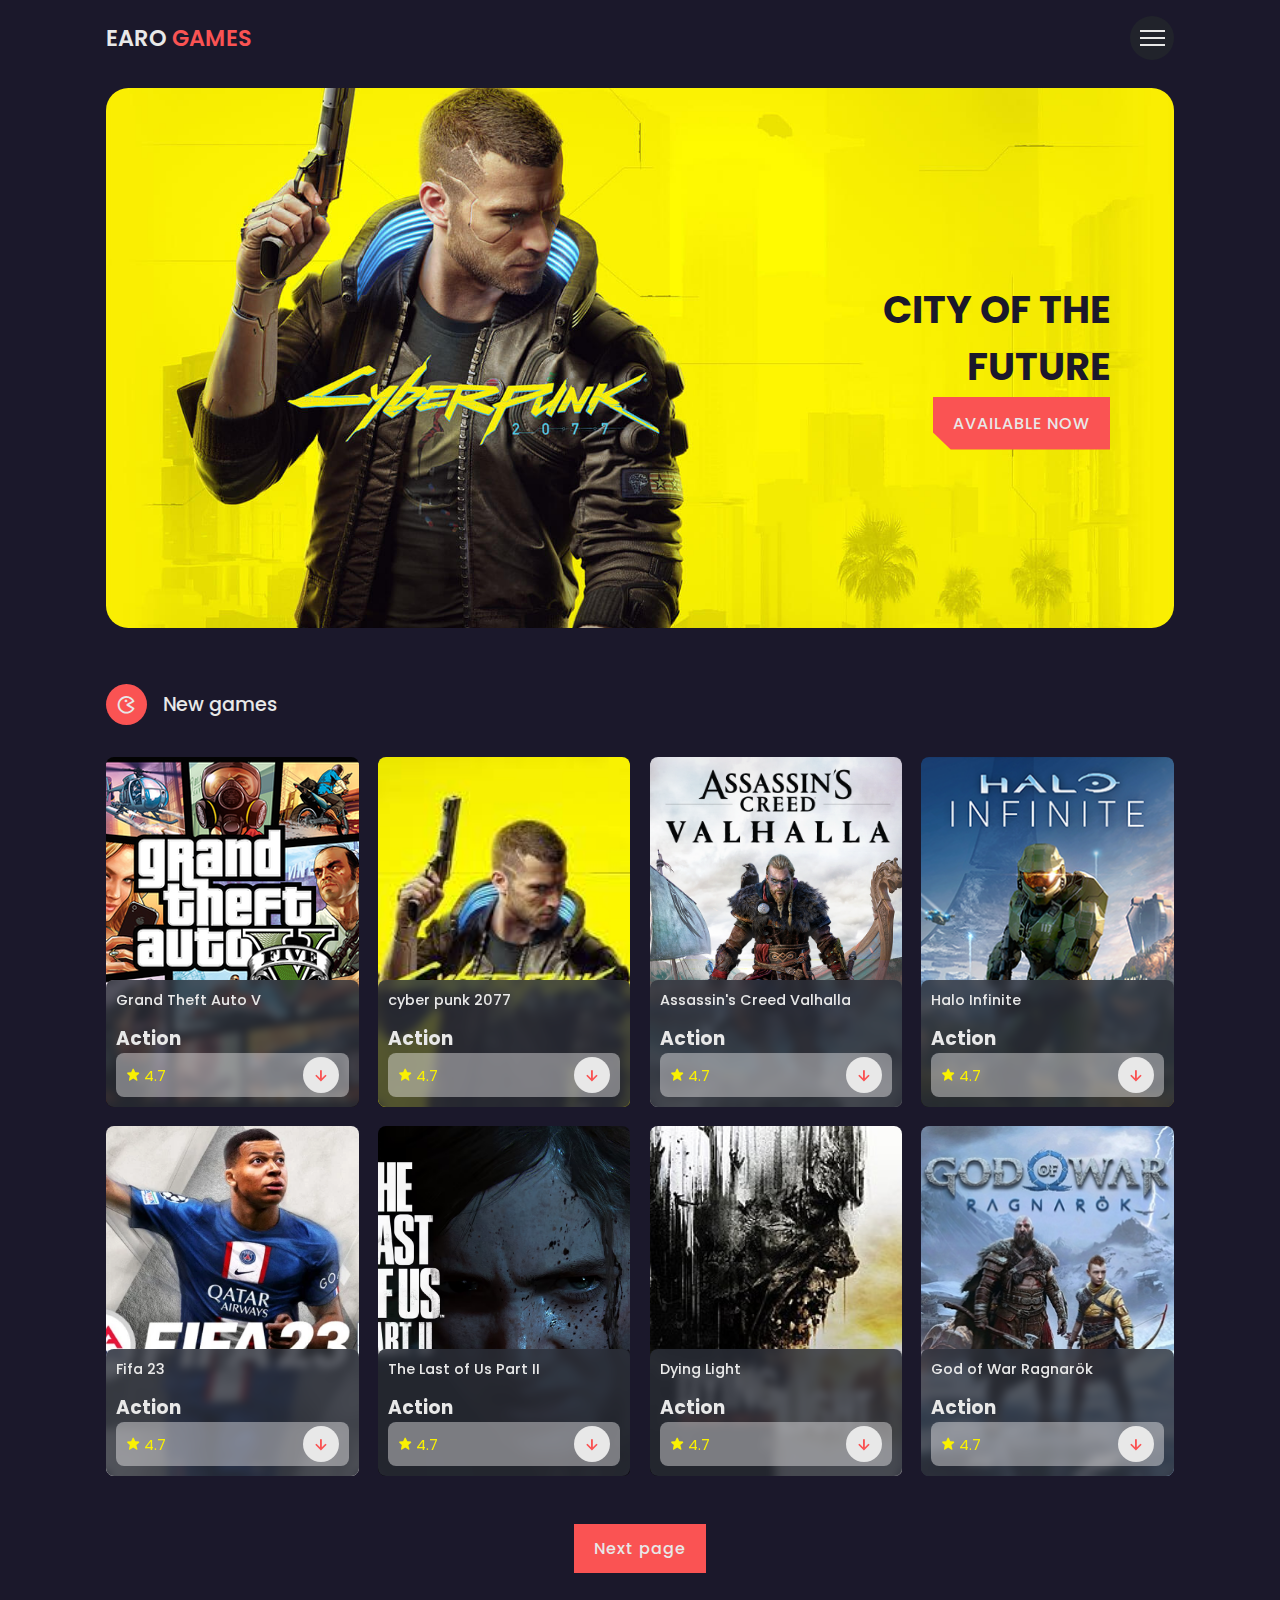
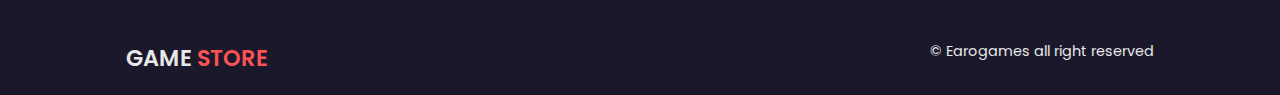
<file: index.html>
<!DOCTYPE html>
<html lang="en">
<head>
    <meta charset="UTF-8">
    <meta http-equiv="X-UA-Compatible" content="IE=edge">
    <meta name="viewport" content="width=device-width, initial-scale=1.0">
    <title>Document</title>

    <link rel="shortcut icon" href="images/fav.png" type="image/x-icon">
    <link rel="stylesheet" href="style.css">
    <link href='https://unpkg.com/boxicons@2.1.4/css/boxicons.min.css' rel='stylesheet'>


    <link rel="stylesheet" href="/scripts/unpkg.com_swiper@7.4.1_swiper-bundle.min.css">

</head>
<body>
    
    <header>
        <div class="nav container" >
            <!-- logo -->
            <a href="index.html" class="logo">Earo <span>Games</span></a>
            <!-- nav ico -->
            <div class="nav-icons">
                <i class='bx bx-bell bx-tada' id="bell-icon" style="display: none;"><span></span></i>
                <i class='bx bxs-download' style="display: none;"></i>
                <div class="menu-icons">
                    <div class="line1"></div>
                    <div class="line2"></div>
                    <div class="line3"></div>
                </div>
            </div>
            <!-- menu -->
            <div class="menu">
                <img src="/images/menu.png" alt="">
                <div class="navbar">
                    <li><a href="index.html" id="home">Home</a></li>
                    <li><a  id="action">Action</a></li>
                    <li><a  id="adventure">Adventure</a></li>
                    <li><a  id="puzzle">Puzzle</a></li>
                    <li><a  id="racing">Racing</a></li>
                    <li><a  id="simulation">Simulation</a></li>
                    <li><a  id="fps">Fps</a></li>
                    <li><a  id="rpg">RPG</a></li>
                    <li><a  id="sports">Sport</a></li>

                </div>
            </div>
            
        </div>
    </header>
    <section class="home container" id="home">
        <img src="/images/home.png" alt="">
        <div class="home-text">
            <h1>CITY OF THE <br> FUTURE</h1>
            <a href="#" class="btn">Available Now</a>
        </div>

    </section>
   


    <!-- start new games -->
    <section class="new container" id="new">
<div class="heading">
    <i class='bx bx-game' ></i>
    <h2>New games</h2>
</div>
<!-- content -->
<div class="new-content">
    <!-- box1 -->
    <div class="swiper-slide " id="Action">
        <div class="box">
            <img src="/images/trending5.png" alt="">
            <div class="box-text">
                <h2>Grand Theft Auto V</h2>
                <h3>Action</h3>
                <div class="rating-downlead">
                    <div class="rating">
                        <i class='bx bxs-star'></i>
                        <span>4.7</span>
                    </div>
                    <a href="#" class="box-btn"><i class='bx bx-down-arrow-alt'></i></a>
                </div>
            </div>
        </div>
    </div>
      <!-- box2 -->
      <div class="swiper-slide " id="Action" >
        <div class="box">
            <img src="/images/download.jpg" alt="">
            <div class="box-text">
                <h2>cyber punk 2077</h2>
                <h3>Action</h3>
                <div class="rating-downlead">
                    <div class="rating">
                        <i class='bx bxs-star'></i>
                        <span>4.7</span>
                    </div>
                    <a href="#" class="box-btn"><i class='bx bx-down-arrow-alt'></i></a>
                </div>
            </div>
        </div>
    </div>
      <!-- box3 -->
    <div class="swiper-slide " id="Adventure">
        <div class="box">
            <img src="/images/AC KINGDOM PREORDER_STANDARD EDITION_EPIC_Key_Art_Portrait_640x854-640x854-288120c5573756cb988b6c1968cebd86.png" alt="">
            <div class="box-text">
                <h2>Assassin's Creed Valhalla</h2>
                <h3>Action</h3>
                <div class="rating-downlead">
                    <div class="rating">
                        <i class='bx bxs-star'></i>
                        <span>4.7</span>
                    </div>
                    <a href="#" class="box-btn"><i class='bx bx-down-arrow-alt'></i></a>
                </div>
            </div>
        </div>
    </div>
      <!-- box4 -->
      <div class="swiper-slide " id="Adventure" >
        <div class="box">
            <img src="/images/Halo_Infinite.png" alt="">
            <div class="box-text">
                <h2>Halo Infinite</h2>
                <h3>Action</h3>
                <div class="rating-downlead">
                    <div class="rating">
                        <i class='bx bxs-star'></i>
                        <span>4.7</span>
                    </div>
                    <a href="#" class="box-btn"><i class='bx bx-down-arrow-alt'></i></a>
                </div>
            </div>
        </div>
    </div>
      <!-- box5 -->
      <div class="swiper-slide " id="Adventure">
        <div class="box">
            <img src="/images/fifa-23-Eo-gbX.png" alt="">
            <div class="box-text">
                <h2>Fifa 23</h2>
                <h3>Action</h3>
                <div class="rating-downlead">
                    <div class="rating">
                        <i class='bx bxs-star'></i>
                        <span>4.7</span>
                    </div>
                    <a href="#" class="box-btn"><i class='bx bx-down-arrow-alt'></i></a>
                </div>
            </div>
        </div>
    </div>
      <!-- box6 -->
      <div class="swiper-slide " id="Puzzle">
        <div class="box">
            <img src="/images/w48z6bzefZPrRcJHc7L8SO66.avif" alt="">
            <div class="box-text">
                <h2>The Last of Us Part II</h2>
                <h3>Action</h3>
                <div class="rating-downlead">
                    <div class="rating">
                        <i class='bx bxs-star'></i>
                        <span>4.7</span>
                    </div>
                    <a href="#" class="box-btn"><i class='bx bx-down-arrow-alt'></i></a>
                </div>
            </div>
        </div>
    </div>
      <!-- box7 -->
    <div class="swiper-slide " id="Puzzle">
        <div class="box">
            <img src="/images/Dying_Light_cover.jpg" alt="">
            <div class="box-text">
                <h2>Dying Light</h2>
                <h3>Action</h3>
                <div class="rating-downlead">
                    <div class="rating">
                        <i class='bx bxs-star'></i>
                        <span>4.7</span>
                    </div>
                    <a href="#" class="box-btn"><i class='bx bx-down-arrow-alt'></i></a>
                </div>
            </div>
        </div>
    </div>
      <!-- box8 -->
    <div class="swiper-slide " id="Puzzle">
        <div class="box">
            <img src="/images/God_of_War_Ragnarök_cover.jpg" alt="">
            <div class="box-text">
                <h2>God of War Ragnarök</h2>
                <h3>Action</h3>
                <div class="rating-downlead">
                    <div class="rating">
                        <i class='bx bxs-star'></i>
                        <span>4.7</span>
                    </div>
                    <a href="#" class="box-btn"><i class='bx bx-down-arrow-alt'></i></a>
                </div>
            </div>
        </div>
    </div>
    </div>
 <div class="next-page">
    <a href="#">Next page</a>


    </section>
    <!-- end newgames -->

    <!-- copyright -->
    <div class="copyright container">
        <a href="#" class="logo">Game <span>Store</span></a>
        <p>&#169; Earogames all right reserved</p>
    </div>




    <!-- links -->
    <script src="/scripts/unpkg.com_swiper@7.4.1_swiper-bundle.min.js"></script>
    <script src="script.js"></script>
</body>
</html>
</file>
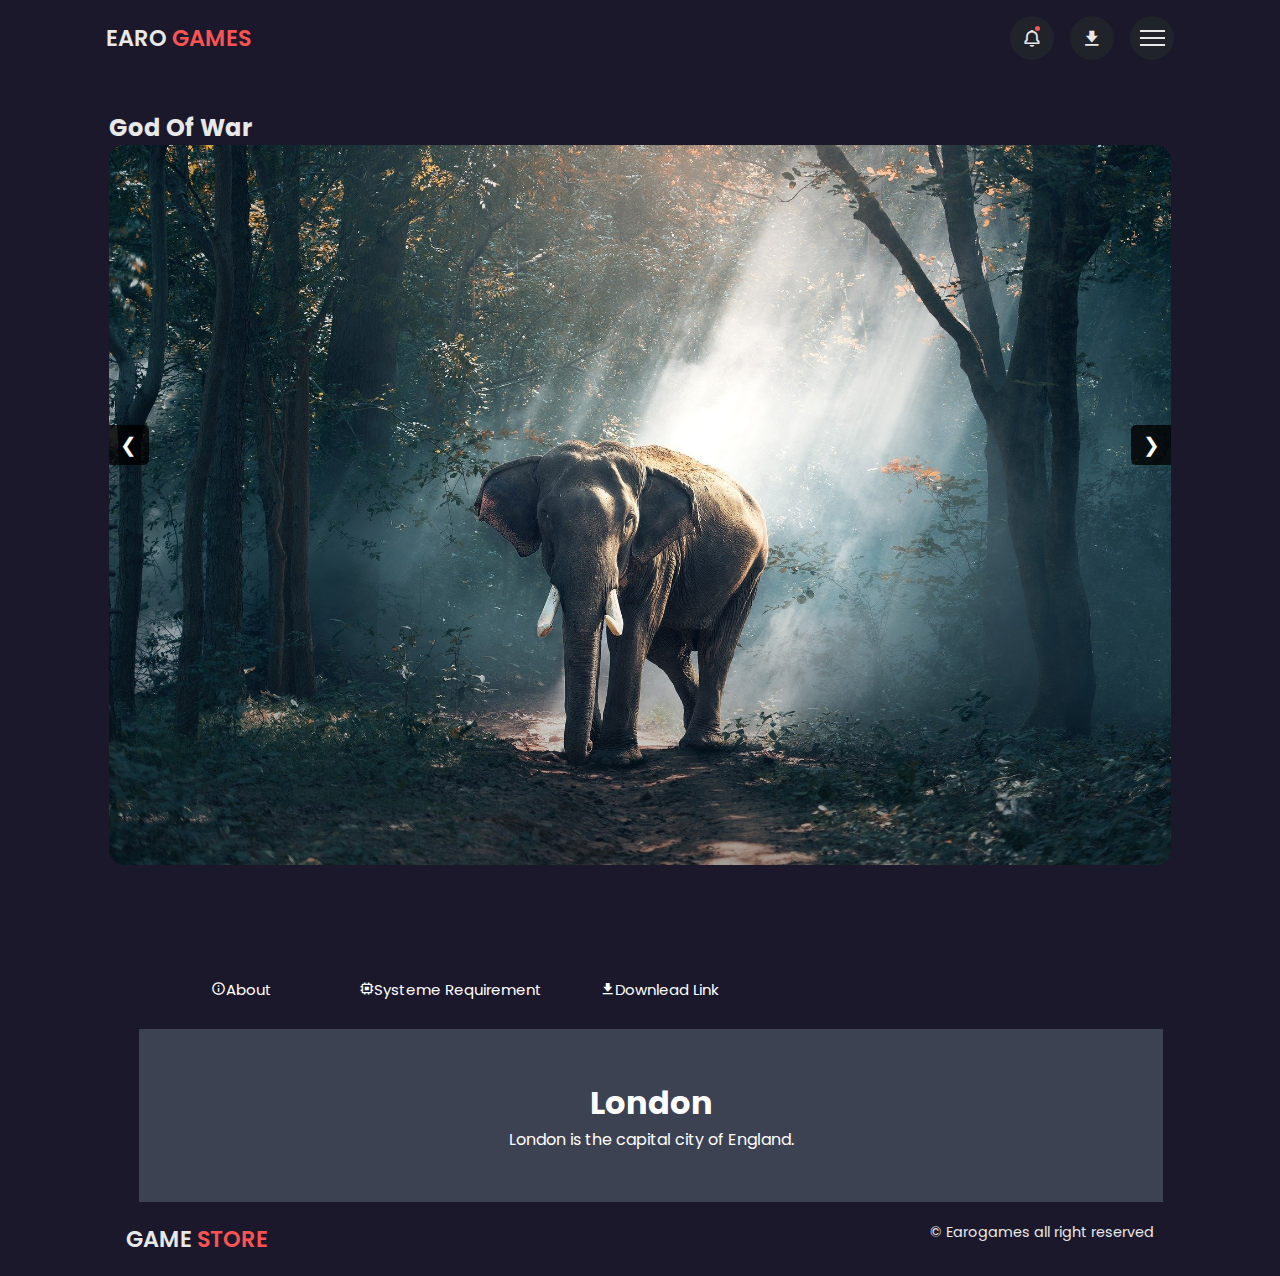
<file: downleadpage.html>
<!DOCTYPE html>
<html lang="en">
<head>
    <meta charset="UTF-8">
    <meta http-equiv="X-UA-Compatible" content="IE=edge">
    <meta name="viewport" content="width=device-width, initial-scale=1.0">
    <title>Document</title>

    <link rel="shortcut icon" href="images/fav.png" type="image/x-icon">
    <link rel="stylesheet" href="/style.css">
    <link href='https://unpkg.com/boxicons@2.1.4/css/boxicons.min.css' rel='stylesheet'>


    <link rel="stylesheet" href="/scripts/unpkg.com_swiper@7.4.1_swiper-bundle.min.css">

</head>
<body>
    
    <header>

        <div class="nav container" >
            <!-- logo -->
            <a href="index.html" class="logo">Earo <span>Games</span></a>
            <!-- nav ico -->
            <div class="nav-icons">
                <i class='bx bx-bell bx-tada' id="bell-icon"><span></span></i>
                <i class='bx bxs-download'></i>
                <div class="menu-icons">
                    <div class="line1"></div>
                    <div class="line2"></div>
                    <div class="line3"></div>
                </div>
            </div>
        </div>
            <!-- menu -->
            <div class="menu">
                <img src="/images/menu.png" alt="">
                <div class="navbar">
                    <li><a href="index.html">Home</a></li>
                    <li><a href="#trending">trending</a></li>
                    <li><a href="#">Games</a></li>
                    <li><a href="#">#</a></li>
                    <li><a href="#">#</a></li>
                </div>
            </div>
            <!-- notification -->
            <div class="notification">
                <div class="notification-box">
                    <i class='bx bxs-check-circle'></i>
                    <p>Lorem ipsum dolor sit amet consectetur adipisicing.</p>
                </div>
                <div class="notification-box box-color">
                    <i class='bx bxs-x-circle'></i>
                    <p>Lorem ipsum dolor sit amet consectetur adipisicing.</p>
                </div>
            </div>
        </div>
    </header>
    
    <div class="container3">
        <h2>God Of War</h2>

        <div class="image">
            <img src="images/img-1.jpg" alt="">
        </div>
        <div class="image">
            <img src="images/img-2.jpg" alt="">
        </div>
        <div class="image">
            <img src="images/img-3.jpg" alt="">
        </div>
        <div class="image">
            <img src="images/img-4.jpg" alt="">
        </div>
        <div class="image">
            <img src="images/img-5.jpg" alt="">
        </div>

        <div class="button">
            <a onclick="nextimg(-1)" class="prev">&#10094;</a>
            <a onclick="nextimg(1)" class="next">&#10095;</a>
        </div>

            
    </div>

<div class="nav1">
    <button class="tablink" onclick="openCity('London', this)" id="defaultOpen"> <i class='bx bx-info-circle'></i>About</button>
    <button class="tablink" onclick="openCity('Paris', this, )"> <i class='bx bx-chip'></i>Systeme Requirement</button>
    <button class="tablink" onclick="openCity('Tokyo', this, )"> <i class='bx bxs-download'></i>Downlead Link</button>
         <div id="London" class="tabcontent">
  <h1>London</h1>
  <p>London is the capital city of England.</p>
</div>

<div id="Paris" class="tabcontent">
    System Requirements

    Requires a 64-bit processor and operating system.<br>
    OS: Windows 10 64-bit.<br>
    Processor: Intel Core i5 6600k or AMD Ryzen 5 1600.<br>
    Memory: 8 GB RAM.<br>
    Graphics: NVIDIA GeForce GTX 1050 Ti or AMD Radeon RX 570.<br>
    DirectX: Version 12.<br>
    Network: Broadband Internet connection.<br>
    Storage: 100 GB available space.<br>
</div>

<div id="Tokyo" class="tabcontent">
    <h2>Download</h2>
    <div class="download-links">
        <a href="/images/fav.png" download="">for android</a>
        <a href="#">for ios</a>
        <a href="#">for windows</a>

    </div>
</div>

<div id="Oslo" class="tabcontent">
  <h1>Oslo</h1>
  <p>Oslo is the capital of Norway.</p>
</div>

</div>

   
   

   

  <!-- copyright -->
  <div class="copyright container">
    <a href="#" class="logo">Game <span>Store</span></a>
    <p>&#169; Earogames all right reserved</p>
</div>

    <!-- slide -->
    <script>

        var imageno =1;
        displayimg(imageno);

        function nextimg(n){
            displayimg(imageno += n)
        }

        function currentSlide(n){
            displayimg(imageno = n)
        }

        function displayimg(n){
            var i;
            var image = document.getElementsByClassName("image");
            var dots = document.getElementsByClassName("dot");

            if(n > image.length){
                imageno = 1;
            }

            if(n < 1){
                imageno = image.length;
            }

            for(i=0; i < image.length; i++){
                image[i].style.display = "none";
            }

            for(i=0; i < dots.length; i++){
                dots[i].className = dots[i].className.replace(" active", "");
            }

            image[imageno - 1].style.display ="block";
            dots[imageno - 1].className += " active";

        }


    </script>
    <script src="script.js"></script>
    <script src="/scripts/unpkg.com_swiper@7.4.1_swiper-bundle.min.js"></script>
   <script>
    const aboutbtn = document.getElementById("about");
const about = document.querySelectorAll("#abouttxt");
const sys = document.querySelectorAll("#systxt,#downloadtxt");


aboutbtn.addEventListener('click', () => {
    // Loop through each item and apply the CSS change
    sys.forEach(item => {
        item.style.display = 'none';
        
        
    });
    about.forEach(item => {
        item.style.display = 'block';
        
        
    });
})





   </script>
   <script>
    
    const down = document.getElementById("download");
const item1 = document.querySelectorAll("#downloadtxt");
const others = document.querySelectorAll("#systxt,#abouttxt");


down.addEventListener('click', () => {
    // Loop through each item and apply the CSS change
    others.forEach(item => {
        item.style.display = 'none';
        
        
    });
    item1.forEach(item => {
        item.style.display = 'block';
        
        
    });
})
   </script>
   <script>
    function openCity(cityName, elmnt, color) {
  // Hide all elements with class="tabcontent" by default */
  var i, tabcontent, tablinks;
  tabcontent = document.getElementsByClassName("tabcontent");
  for (i = 0; i < tabcontent.length; i++) {
    tabcontent[i].style.display = "none";
  }

  // Remove the background color of all tablinks/buttons
  tablinks = document.getElementsByClassName("tablink");
  for (i = 0; i < tablinks.length; i++) {
    tablinks[i].style.backgroundColor = "";
  }

  // Show the specific tab content
  document.getElementById(cityName).style.display = "block";

  // Add the specific color to the button used to open the tab content
  elmnt.style.backgroundColor = color;
}

// Get the element with id="defaultOpen" and click on it
document.getElementById("defaultOpen").click();
   </script>
</body>
</html>
</file>
<file: style.css>
@import url('https://fonts.googleapis.com/css2?family=Poppins:wght@400;500;700&display=swap');

 *{
    font-family: 'Poppins', sans-serif;
    margin:0;
    padding:0;
    scroll-behavior: smooth;
    box-sizing: border-box;
    list-style: none;
    scroll-padding-top: 2rem;
    text-decoration: none;
 }

 :root{
    --main-color:#fa5353;
    --dark-color:#1b182b;
    --light-color:#2e2b3d;
    --text-color:hsl(0,0%,91%);
 }
 ::selection{
    color: var(--text-color);
    background-color: var(--main-color);
 }
 img{
    width: 100%;
 }
 body{
    color: var(--text-color);
    background: var(--dark-color);
 }

 .container{
    max-width: 1068px;
    margin: auto;
    width: 100%;
 }
 /* header */
 header{
    position: fixed;
    top: 0;
    left: 0;
    width: 100%;
    background:  var(--dark-color) ;
    z-index: 100;
 }
 /* nav */
 .nav{
 display: flex;
 align-items: center;
 justify-content: center;
 padding: 16px 0;
 }
 /* logo */
 .logo{
    font-size:1.4rem;
    font-weight: 600;
    color: var(--text-color);
    text-transform: uppercase;
    margin: 0 auto 0 0;
 }
 .logo span{
    color: var(--main-color);
 }
 .nav-icons{
    display: flex;
    align-items: center;
    column-gap: 1rem;
 }
 .nav-icons .bx{
    font-size: 20px;
    height: 44px;
    width: 44px;
    display: grid;
    place-items: center;
    color: var(--text-color);
    background-color: #21232b;
    border-radius: 50%;
    cursor: pointer;

 }
 section{
   padding: 4rem 0 3rem;
 }
#bell-icon{
    position: relative;
}
#bell-icon span{
    content: "";
    width: 5px;
    height: 5px;
    border-radius: 50%;
    background-color: var(--main-color);
    position: absolute;
    top: 10px;
    right: 14px;

}
/* menu icon*/
.menu-icons{
    display: flex;
    flex-direction: column;
    align-items: center;
    justify-content: center;
    row-gap: 5px;
    height: 44px;
    width: 44px;
    border-radius: 50%;
    background-color: #21232b;
    cursor: pointer;
    z-index: 200;
    transition: 0.3s;
}
.menu-icons div{
    display: block;
    background-color: var(--text-color);
    height: 2px;
    width: 25px;
    transition: 0.3s;
}
.move .line1{
    transform: rotate(-45deg) translate(-5px, 5px);

}
.move .line2{
opacity: 0;    
}
.move .line3{
    transform: rotate(45deg) translate(-5px,-5px);
    
}

.menu{
   position: fixed;
   left: 0;
   top: 0;
   width: 100%;
   height: 100vh;
   background: rgba(0, 0, 14,0.9);
   z-index: 106;
   display: flex;
   align-items: center;
   justify-content: space-between;
   transition: 0.5s;
   clip-path: circle(0% at 100% 0%);


}
.menu.active{
   clip-path: circle(144% at 100% 0%);
}
.menu img{
   width: 700px;
}
.navbar{
   display: grid;
   row-gap: 1rem;
   text-align: right;
   padding-right: 2rem;
}
.navbar a{
   font-size: 1.6rem;
   color: var(--text-color);
   font-weight: 500;
   transition: 0.2s;
}
.navbar a:hover{
   border-bottom: 4px solid var(--main-color);
   font-size: 1.8rem;
}

/* notification */
.notification{
   position: absolute;
   top: 110%;
   right: 5rem;
   background: var(--light-color);
   width: 300px;
   height: 350px;
   border-radius: 0.5rem;
   padding: 10px;
   display: flex;
   flex-direction: column;
   row-gap: 1rem;
   clip-path: circle(0% at 100% 0%);
}
.notification.active{
   clip-path: circle(144% at 100% 0%);
   transition: 0.3s;
}
.notification-box{
   display: flex;
   align-items: baseline;
   column-gap: 1rem;
   border-radius: 0.5rem;
   background: var(--dark-color);
   padding: 10px;
}
.notification-box .bx{
   color: #faf102;
}
.box-color{
   background: hsl(0, 0%, 100%, 0.4);
}
/* home */
.home{
   position: relative;
   min-height:540px;
   display: flex;
   align-items: center;
   justify-content:flex-end;
   margin-top: 5rem;

}
.home img{
   position: absolute;
   width: 100%;
   height: 100%;
   object-fit: cover;
   border-radius: 1.4rem;
   z-index: -1;
}
.home-text{
   padding-right: 4rem;
   text-align: right;

}
.home-text h1{
   font-size:2.4rem;
   text-transform: uppercase;
   color: var(--dark-color);
   margin-bottom: 1rem;
}
.btn{
   background-color: var(--main-color);
   padding: 15px 20px;
   color: var(--text-color);
   text-transform: uppercase;
   font-size: 1rem;
   letter-spacing:1px;
   font-weight: 500;
   clip-path: polygon(0 0, 100% 0%, 100% 100%, 10% 100%, 0% 68%);
}
.btn:hover{
   background-color: var(--light-color);
   transition:  0.3s all linear;
}
/* trending */
.heading{
   display: flex;
   align-items: center;
   column-gap: 1rem;
   margin-bottom:2rem;

}
.heading .bx{
   font-size: 21px;
   color: var(--text-color);
   background-color: var(--main-color);
   padding: 10px;
   border-radius: 5rem;
}
.heading h2{
   font-size: 1.2rem;
   font-weight: 500;
}
.box{
   position: relative;
   width: 100%;
   height: 350px;
   border-radius: 0.5rem;

}
.box img{
   width: 100%;
   height: 100%;
   object-fit:cover;
   border-radius: 0.5rem;
}
.box .box-text{
   position: absolute;
   right: 0;
   left: 0;
   bottom: 0;
   padding: 10px;
   background-color: hsl(227, 14%, 20%, 0.8);
   backdrop-filter: blur(4px);
   border-radius: 0.5rem;
}
.box .box-text h2{
   font-size: 0.9rem;
   font-weight: 500;
   margin-bottom: 0.8rem;

}
.rating-downlead{
   display: flex;
   justify-content: space-between;
   align-items: center;
   column-gap: 4px;
   background-color: hsl(0, 0%, 100%, 0.4);
   padding: 4px 10px;
   border-radius: 0.5rem;
}
.rating .bx{
   color: #faf102;
   font-size: 0.9rem;


}
.rating span{
   color: #faf102;
   font-size: 0.9rem;
   
}
.box-btn .bx{
   padding: 8px;
   background: var(--text-color);
   border-radius: 5rem;
   color: var(--main-color);
   font-weight: 400;
   font-size: 20px;

}
.box-btn .bx:hover{
   background-color: var(--dark-color);
}

/* new section */
.new-content{
   display: grid;
   grid-template-columns: repeat(auto-fit, minmax(240px,auto));
   gap: 1.2rem;
}
.next-page{
   display: flex;
   justify-content: center;
   align-items: center;
   margin-top: 3rem;
/* width: 430%; */

}
.next-page a{
   background-color: var(--main-color);
   padding: 12px 20px;
   color: var(--text-color);
   letter-spacing: 1px;
   font-weight: 500;

}
.next-page a:hover{
   background-color: var(--light-color);
   transition: 0.3s all linear;
}
.copyright{
   display: flex;
   justify-content: space-between;
   padding: 20px;

}
.copyright p{
   font-size: 0.9rem;

}

/* download */
.video-container iframe{
   width: 100%;
   aspect-ratio: 16/9;
}
.about h2{
   display: inline-flex;
   font-size: 1.4rem;
   font-weight: 500;
   border-bottom: 4px solid var(--main-color);
   
}
.about p{
   font-size: 0.938rem;
   margin-top: 1rem;
   text-align: justify;
}
.screenshots h2{
      display: inline-flex;
      font-size: 1.4rem;
      font-weight: 500;
      border-bottom: 4px solid var(--main-color);
      margin: 1.6rem 0;
   }
.screenshots-content{
   display: grid;
   grid-template-columns: repeat(auto-fit,minmax(250px,auto));
   gap: 10px;
   justify-content: center;
   max-width: 800px;
   width: 100%;
}
.screenshots-content img{
   width: 100%;
   height: 440px;
   object-fit: cover;


}
.download{
   max-width: 800px;
   margin: auto;
   width: 100%;
   display: grid;
   justify-content: center;
   margin-top: 2rem;
}
.download h2{
   text-align: center;
   font-size: 1.4rem;
   font-weight: 500;
   margin: 1.6rem 0;
}

.download-links{
   display: grid;
   grid-template-columns: repeat(3, 1fr);
   gap: 10px;
   margin-bottom: 2rem;
}
.download-links a{
   text-align: center;
   background-color: var(--main-color);
   padding: 12px 20px;
   color: var(--text-color);
   letter-spacing: 1px;
   font-weight: 500;

}
.download-links a:hover{
   background-color: var(--light-color);
   transition: 0.3s all linear;

}
/* scroll */
html::-webkit-scrollbar{
   display: none;

}

/* respnsive */
@media (max-width:1080px){
   .container{
      margin: 0 auto;
      width: 90%;
   }
   .nav{
     
      padding: 10px 0;
   }
   .notification{
      right: 4rem;
   }
   .menu img{
      width: 500px;
   }
   section{
      padding: 3rem 0 2rem;
   }
   .home{
   
      margin-top: 4rem !important;
      min-height: 440px;

   }
   .home img{
      border-radius: 1rem;
   }
   .new-content{
      grid-template-columns: repeat(auto-fit, minmax(200px, auto));
      
   }
   .video-container{
      margin-top: 5rem !important;

   }
}
@media (max-width:774px){
   .notification{
      right: 1rem;
   }
   .menu img{
      width: 400px;

   }
   .home{
      min-height: 300px
      }
      .home-text h1{
         font-size:2rem;
      }
      .btn{
         padding: 12px 17px;
      }
      .screenshots-content{
         grid-template-columns: repeat(auto-fit, mimax(250px, 300px));

      }
}
@media (max-width:560px){
   .menu img{
      display: none;

   }
   .menu{
      justify-content: flex-end;
   }
   .nav{
      padding: 8px 0;

   }
   .nav-icons .bx, 
   .menu-icon{
      height: 40px;
      width: 40px;
   }
   .home{
      min-height: 240px;
   }
   .home-text{
      padding-right: 1rem;
      text-align: right;

   }
   p{
      font-size: 0,878rem;
   }
   .download-links{
   grid-template-columns: 1fr;
   }
}
/* for mobile */
@media (max-width:360px){
   .logo{
      font-size: 1.2rem;
   }
   .navbar a {
      font-size: 1.3rem;
   }
   .navbar a:hover{
      font-size: 1.4rem;

   }
   .notification{
      width: 270px;

   }
   .home{
      min-height: 214px;
   }
   .home-text h1{
      font-size: 1.4rem;

   }
   .heading .bx{
      padding: 8px;

   }
   .heading h2{
      font-size: 1.1rem;
   }
   .box{
      height: 420px;
   }
   .copyright{
      flex-direction: column;
      align-items: center;
      row-gap: 1rem;
   }
   .copyright .logo{
      margin:0;
   }
   .about a,
   .screenshots a .download a{
      font-size: 1.2rem;
   }

}






.container3{
   width: 83%;
   height: 70vh;
   margin: auto;
   position: relative;
   margin-top: 110px;

}

.container3 .image{
   display: none;

}

.container3 .image img{
   width: 100%;
   height: 80vh;
   object-fit: cover;
   border-radius: 15px;
   overflow: hidden;
   animation: 1s     myslide;

}

@keyframes myslide {
   from{opacity:0;}
   to{opacity: 100;}

}
.container3 .button{
   position: absolute;
   top: 50%;
   left: 0;
   width: 100%;
   display: flex;
   justify-content: space-between;
   z-index: 5;
}

.container3 .button a{
   width: 40px;
   height: 40px;
   text-align: center;
   line-height: 40px;
   vertical-align: middle;
   align-items: center;
   cursor: pointer;
   color: white;
   background: rgba(0, 0, 0, 0.8);
   font-size: 20px;
   user-select: none;
}

.container3 .button .prev{
   border-radius: 0 5px 5px 0;
}

.container3 .button .next{
   border-radius: 5px 0 0 5px;
}

.dots{
   text-align: center;
   position: absolute;
   bottom: 8px;
   left: 45%;
   background: rgba(0, 0, 0, 0.8);
   padding: 5px 10px;
   height: 30px;
   border-radius: 15px;

}

.dot{
   cursor: pointer;
   height: 20px;
   width: 20px;
   border-radius: 50%;
   background: #bbb;
   display: inline-block;
   margin: 0 2px;
}


/* Style the tab buttons */
.nav1{
   width: 80%;
margin-left: 139px;
margin-top: 90px;
}
.tablink {
   color: white;
   outline: none;
   cursor: pointer;
   font-size: 15px;
   width: 20%;
   border: none;
   margin-top: 137px;
   position: relative;
   display: inline;
   margin-left: 0px;
   padding: 3px;
   background: #595b5e00;
   border-radius: 6px;
   height: 45px;
   margin-bottom: 17px;
}

/* Change background color of buttons on hover */
.tablink:hover {
  background-color: #777;
}

/* Set default styles for tab content */
.tabcontent {
  color: white;
  display: none;
  padding: 50px;
  text-align: center;
}

/* Style each tab content individually */
#London {background-color:#3d4253;}
#Paris {background-color:#3d4253;}
#Tokyo {background-color:#3d4253;}
#Oslo {background-color:#3d4253;}
</file>
